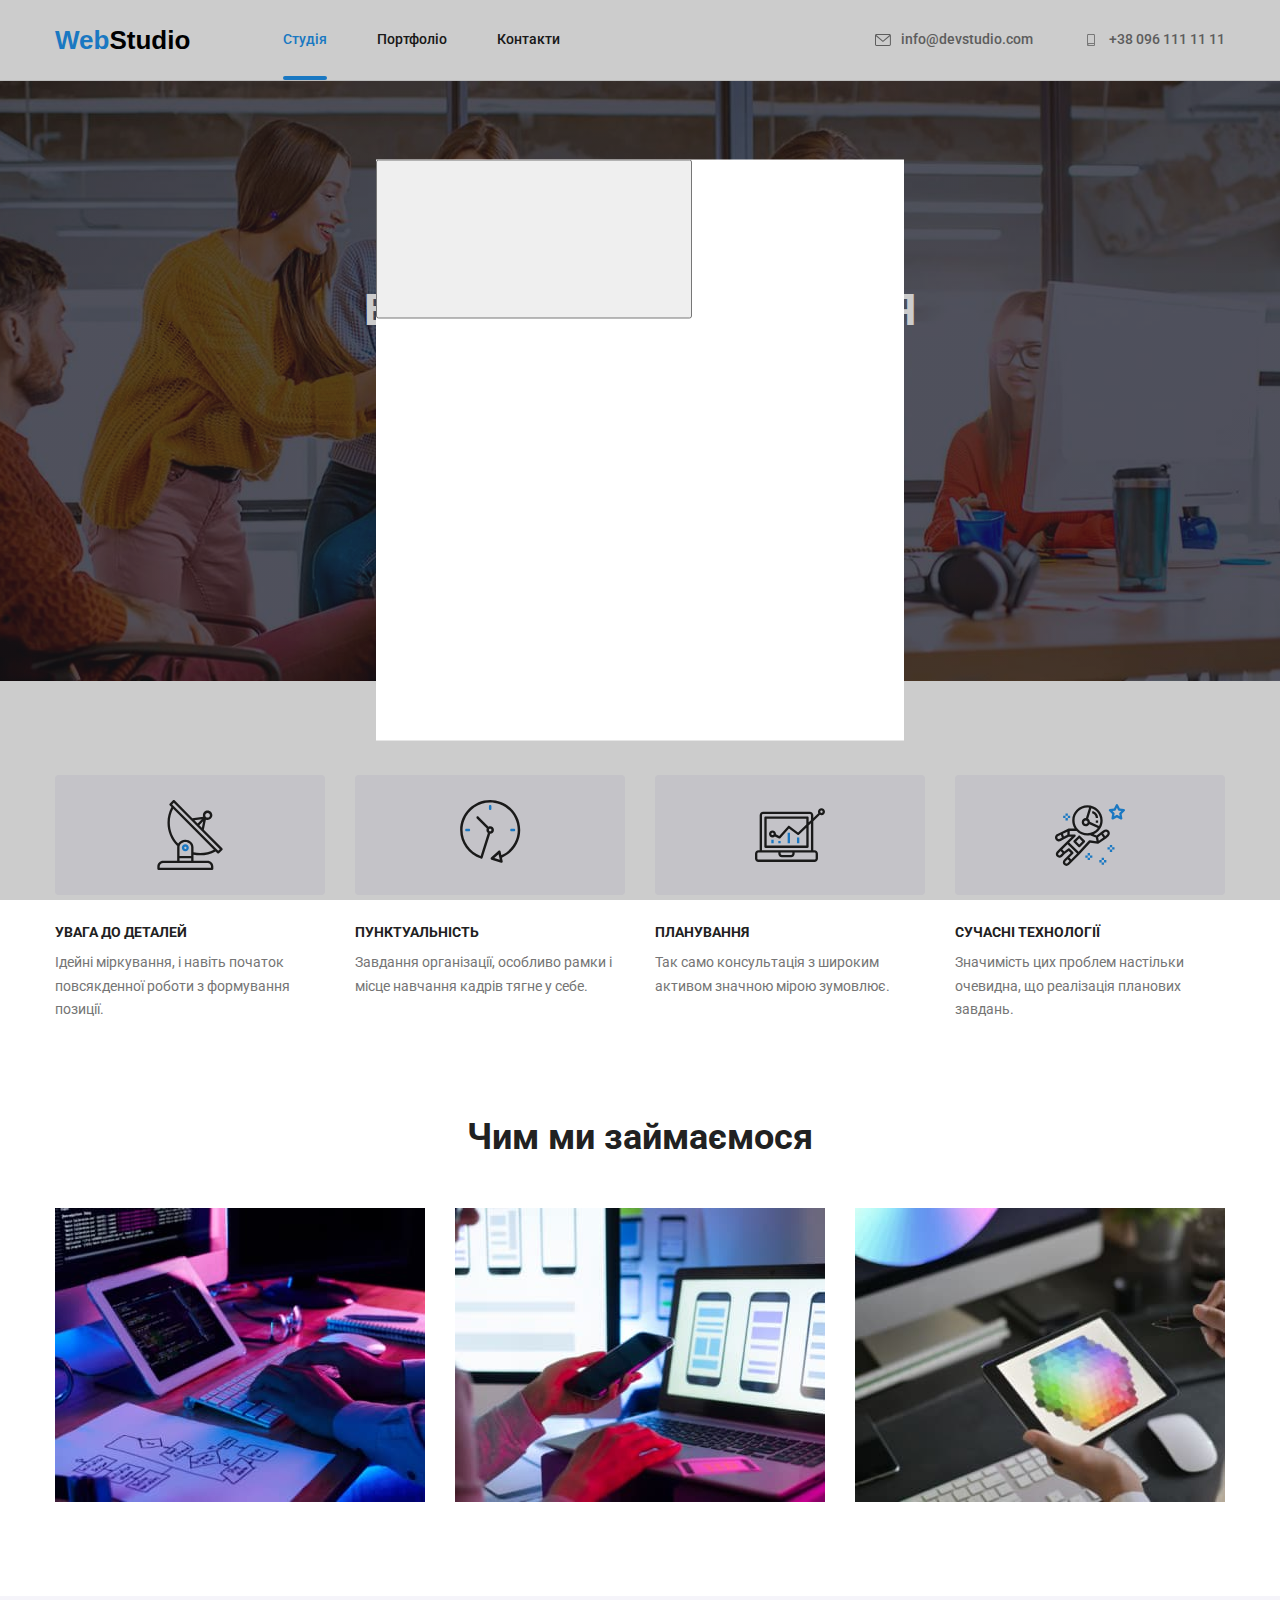
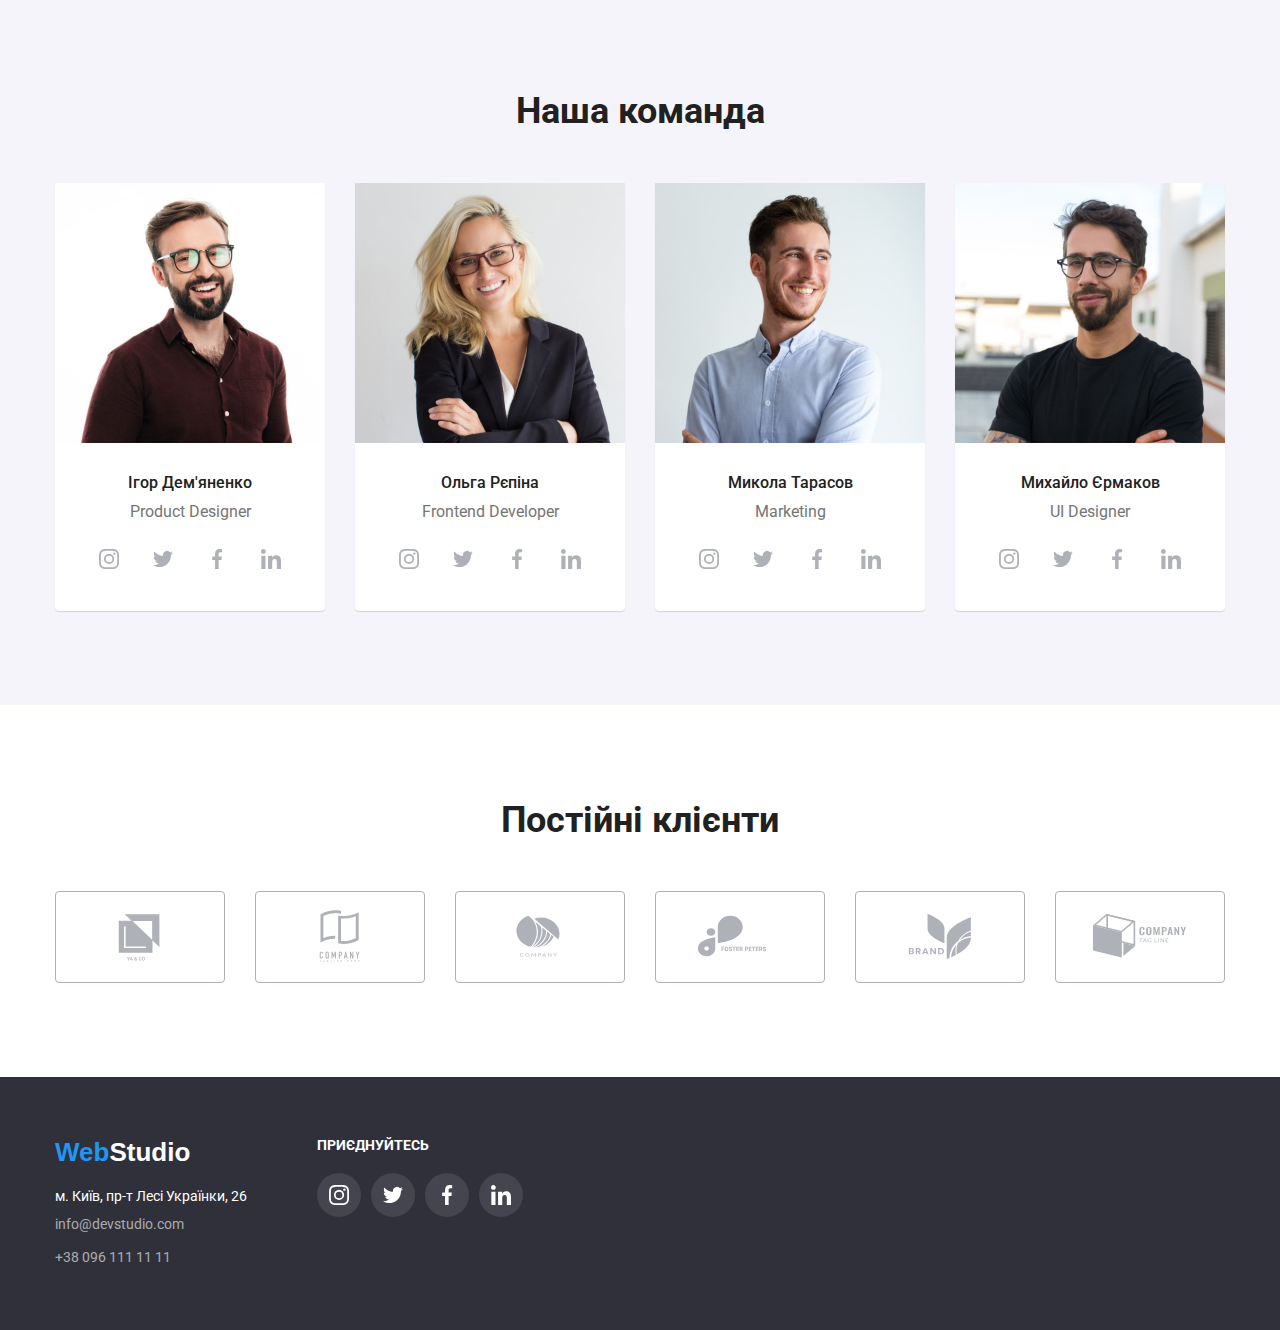
<file: index.html>
<!DOCTYPE html>
<html lang="uk">
  <head>
    <meta charset="UTF-8" />
    <meta http-equiv="X-UA-Compatible" content="IE=edge" />
    <meta name="viewport" content="width=device-width, initial-scale=1.0" />
    <title>WebStudio</title>
    <link
      rel="stylesheet"
      href="https://cdnjs.cloudflare.com/ajax/libs/modern-normalize/1.1.0/modern-normalize.min.css"
    />
    <link rel="stylesheet" href="./css/styles.css" />
    <link rel="preconnect" href="https://fonts.googleapis.com" />
    <link rel="preconnect" href="https://fonts.gstatic.com" crossorigin />
    <link
      href="https://fonts.googleapis.com/css2?family=Roboto:wght@400;500;700;900&display=swap"
      rel="stylesheet"
    />
  </head>
  <body>
    <header>
      <div class="container header">
          <nav class="main-nav">
            <a href="index.html" class="logo">
              <span class="part-web">Web</span
              ><span class="part-studio">Studio</span></a
            >
            <ul class="main-link">
              <li><a href="./index.html" class="link current">Студія</a></li>
              <li>
                <a href="./portfolio.html" class="link">Портфоліо</a>
              </li>
              <li><a href="#" class="link">Контакти</a></li>
            </ul>
          </nav>
          <ul class="communication-menu">
              <li class="communication-flex">
                <div class="communication">
                  <a href="mailto:info@devstudio.com" class="communication-link">
                      <svg class="communication-icon" width="16px" height="12px">
                      <use href="./images/symbol-defs.svg#icon-envelope"></use>
                    </svg>
                    info@devstudio.com</a>
                </div>
              </li>
              <li class="communication-flex">
                <div class="communication">
                  <a href="#" class="communication-link">
                      <svg class="communication-icon" width="16px" height="12px">
                        <use href="./images/symbol-defs.svg#icon-smartphone"></use>
                      </svg>+38 096 111 11 11</a>
                </div>
              </li>
          </ul>
      </div>
    </header>
    <main>
      <!--Hero-->
      <section class="hero">
        <div class="container">
          <h1 class="hero-title">Ефективні рішення для вашого бізнесу</h1>
          <button type="button" class="hero-button" data-modal-open>Замовити послугу</button>
        </div>
      </section>
      <!--section Особливості-->
      <section class="benefits">

        <div class="container">
            <h2>Наші переваги</h2>
            <ul class="benefits-list">
              <li class="benefits-list-item">
                <div class="benefits-group">
                  <svg class="benefits-icon">
                    <use href="./images/symbol-defs.svg#icon-antenna-1" width="70" height="70"></use>
                  </svg>
                </div>
                <h3>Увага до деталей</h3>
                <p>
                  Ідейні міркування, і навіть початок повсякденної роботи з
                  формування позиції.
                </p>
              </li>
              <li class="benefits-list-item">
                <div class="benefits-group">
                  <svg class="benefits-icon">
                    <use href="./images/symbol-defs.svg#icon-clock"></use>
                  </svg>
                </div>
                <h3>Пунктуальність</h3>
                <p>
                  Завдання організації, особливо рамки і місце навчання кадрів
                  тягне у себе.
                </p>
              </li>
              <li class="benefits-list-item">
                <div class="benefits-group">
                  <svg class="benefits-icon">
                    <use href="./images/symbol-defs.svg#icon-diagram"></use>
                  </svg>
                </div>
                <h3>Планування</h3>
                <p>
                  Так само консультація з широким активом значною мірою
                  зумовлює.
                </p>
              </li>
              <li class="benefits-list-item">
                <div class="benefits-group">
                  <svg class="benefits-icon">
                    <use href="./images/symbol-defs.svg#icon-astronaut"></use>
                  </svg>
                </div>
                <h3>Сучасні технології</h3>
                <p>
                  Значимість цих проблем настільки очевидна, що реалізація
                  планових завдань.
                </p>
              </li>
            </ul>
        </div>
      </section>
      <!--Чим ми займаємося-->
      <section class="examples-work">
        <div class="container">
          <h2 class="examples-work-title">Чим ми займаємося</h2>
          <ul class="examples-work-container">
            <li>
              <img
                src="./images/img1.jpg"
                alt="людина пише код на комп’ютері"
                width="370"
              />
            </li>
            <li>
              <img
                src="./images/img2.jpg"
                alt="жінка синхронізує телефон з комп’ютером"
                width="370"
              />
            </li>
            <li>
              <img
                src="./images/img3.jpg"
                alt="людина працює з планшетом"
                width="370"
              />
            </li>
          </ul>
        </div>
      </section>
      <!--наша команда-->
      <section class="our-team">
        <div class="container">
          <h2 class="our-team-title">Наша команда</h2>
          <ul class="our-team-container">
            <li class="team-card">
              <img
                src="./images/igordemchnko.jpg"
                alt="чоловік в окулярах посміхається"
                width="270"
              />
              <h3>Ігор Дем'яненко</h3>
              <p>Product Designer</p>
              <ul class="social-net">
                <li class="net-item"><a href="" class="net-link">
                  <svg class="net-icon" width="20" height="20">
                    <use href="./images/symbol-defs.svg#icon-instagram"></use>
                  </svg>
                </a></li>
                <li class="net-item"><a href="" class="net-link">
                  <svg class="net-icon" width="20" height="20">
                    <use href="./images/symbol-defs.svg#icon-twitter"></use>
                  </svg>
                </a></li>
                <li class="net-item"><a href="" class="net-link">
                  <svg class="net-icon" width="20" height="20">
                    <use href="./images/symbol-defs.svg#icon-facebook"></use>
                  </svg>
                </a></li>
                <li class="net-item"><a href="" class="net-link">
                  <svg class="net-icon" width="20" height="20">
                    <use href="./images/symbol-defs.svg#icon-linkedin"></use>
                  </svg>
                </a></li>
              </ul>
            </li>
            <li class="team-card">
              <img
                src="./images/olgarepina.jpg"
                alt="жінка в окулярах посміхається"
                width="270"
              />
              <h3>Ольга Рєпіна</h3>
              <p>Frontend Developer</p>
              <ul class="social-net">
                <li class="net-item"><a href="" class="net-link">
                  <svg class="net-icon" width="20" height="20">
                    <use href="./images/symbol-defs.svg#icon-instagram"></use>
                  </svg>
                </a></li>
                <li class="net-item"><a href="" class="net-link">
                  <svg class="net-icon" width="20" height="20">
                    <use href="./images/symbol-defs.svg#icon-twitter"></use>
                  </svg>
                </a></li>
                <li class="net-item"><a href="" class="net-link">
                  <svg class="net-icon" width="20" height="20">
                    <use href="./images/symbol-defs.svg#icon-facebook"></use>
                  </svg>
                </a></li>
                <li class="net-item"><a href="" class="net-link">
                  <svg class="net-icon" width="20" height="20">
                    <use href="./images/symbol-defs.svg#icon-linkedin"></use>
                  </svg>
                </a></li>
              </ul>
            </li>
            <li class="team-card">
              <img
                src="./images/mukolatarasov.jpg"
                alt="Молодий усміхнений хлопець"
                width="270"
              />
              <h3>Микола Тарасов</h3>
              <p>Marketing</p>
              <ul class="social-net">
                <li class="net-item"><a href="" class="net-link">
                  <svg class="net-icon" width="20" height="20">
                    <use href="./images/symbol-defs.svg#icon-instagram"></use>
                  </svg>
                </a></li>
                <li class="net-item"><a href="" class="net-link">
                  <svg class="net-icon" width="20" height="20">
                    <use href="./images/symbol-defs.svg#icon-twitter"></use>
                  </svg>
                </a></li>
                <li class="net-item"><a href="" class="net-link">
                  <svg class="net-icon" width="20" height="20">
                    <use href="./images/symbol-defs.svg#icon-facebook"></use>
                  </svg>
                </a></li>
                <li class="net-item"><a href="" class="net-link">
                  <svg class="net-icon" width="20" height="20">
                    <use href="./images/symbol-defs.svg#icon-linkedin"></use>
                  </svg>
                </a></li>
              </ul>
            </li>
            <li class="team-card">
              <img
                src="./images/mihayloermakov.jpg"
                alt="млодий усміхнений хлопець в окулярах"
                width="270"
              />
              <h3>Михайло Єрмаков</h3>
              <p>UI Designer</p>              
              <ul class="social-net">
                <li class="net-item"><a href="" class="net-link">
                  <svg class="net-icon" width="20" height="20">
                    <use href="./images/symbol-defs.svg#icon-instagram"></use>
                  </svg>
                </a></li>
                <li class="net-item"><a href="" class="net-link">
                  <svg class="net-icon" width="20" height="20">
                    <use href="./images/symbol-defs.svg#icon-twitter"></use>
                  </svg>
                </a></li>
                <li class="net-item"><a href="" class="net-link">
                  <svg class="net-icon" width="20" height="20">
                    <use href="./images/symbol-defs.svg#icon-facebook"></use>
                  </svg>
                </a></li>
                <li class="net-item"><a href="" class="net-link">
                  <svg class="net-icon" width="20" height="20">
                    <use href="./images/symbol-defs.svg#icon-linkedin"></use>
                  </svg>
                </a></li>
              </ul>
            </li>
          </ul>
        </div>
      </section>
      <section>
        <div class="container">  
         <h2 class="clients-title">Постійні клієнти</h2>
         <ul class="clients-list">
          <li class="clients-item"><a href="" class="clients-link">
            <svg class="clients-icon" width="106" height="60">
             <use href="./images/symbol-defs.svg#icon-Logo1"></use>
            </svg></a>
          </li>
          <li class="clients-item"><a href="" class="clients-link">
           <svg class="clients-icon" width="106" height="60">
           <use href="./images/symbol-defs.svg#icon-Logo2"></use>
           </svg></a>
          </li>
          <li class="clients-item"><a href="" class="clients-link">
           <svg class="clients-icon" width="106" height="60">
            <use href="./images/symbol-defs.svg#icon-Logo3"></use>
           </svg></a>
          </li>
          <li class="clients-item"><a href="" class="clients-link">
           <svg class="clients-icon" width="106" height="60">
            <use href="./images/symbol-defs.svg#icon-Logo4"></use>
           </svg></a>
          </li>
          <li class="clients-item"><a href="" class="clients-link">
           <svg class="clients-icon" width="106" height="60">
            <use href="./images/symbol-defs.svg#icon-Logo5"></use>
           </svg></a>
          </li>
          <li class="clients-item"><a href="" class="clients-link">
           <svg class="clients-icon" width="106" height="60">
            <use href="./images/symbol-defs.svg#icon-Logo6"></use>
           </svg></a>
          </li>
         </ul>
        </div>
      </section>
    </main>
    <footer class="footer-conainer">
      <div class="container">
        <ul class="footer-item">
          <li>
           <div class="footer-logo">
             <a href="index.html" class="logo">
             <span class="part-web">Web</span
             ><span class="part-studio-footer">Studio</span></a>
           </div>
           <address>
             <ul class="footer-list">
               <li class="footer-elements"><a href="https://goo.gl/maps/vEa3t6t454SskipW9" class="footer-adress">м. Київ, пр-т Лесі Українки, 26</a></li>
               <li class="footer-elements"><a href="#" class="link-footer">info@devstudio.com</a></li>
               <li class="footer-elements"><a href="#" class="link-footer">+38 096 111 11 11</a></li>
             </ul>
           </address>
          </li>
          <li>
           <p class="subscription-title">Приєднуйтесь</p>
           <ul class="subscription-list">
              <li class="subscription-item"><a href="" class="subscription-link">
                <svg class="subscription-icon" width="20" height="20">
                 <use href="./images/symbol-defs.svg#icon-instagram"></use>
                </svg>
                </a></li>
              <li class="subscription-item"><a href="" class="subscription-link">
                 <svg class="subscription-icon" width="20" height="20">
                    <use href="./images/symbol-defs.svg#icon-twitter"></use>
                  </svg>
                </a></li>
              <li class="subscription-item"><a href="" class="subscription-link">
                  <svg class="subscription-icon" width="20" height="20">
                    <use href="./images/symbol-defs.svg#icon-facebook"></use>
                  </svg>
                </a></li>
              <li class="subscription-item"><a href="" class="subscription-link">
                  <svg class="subscription-icon" width="20" height="20">
                    <use href="./images/symbol-defs.svg#icon-linkedin"></use>
                  </svg>
               </a></li>
            </ul>
          </li>
        </ul>
      </div>
    </footer>
    <div class="backdrop">
      <div class="modal">
        <button type="button"data-modal-close>
          <svg class="use"></svg>
        </button>
      </div>
    </div>
    <script src="./js/modals.js"></script>
  </body>
</html>
</file>
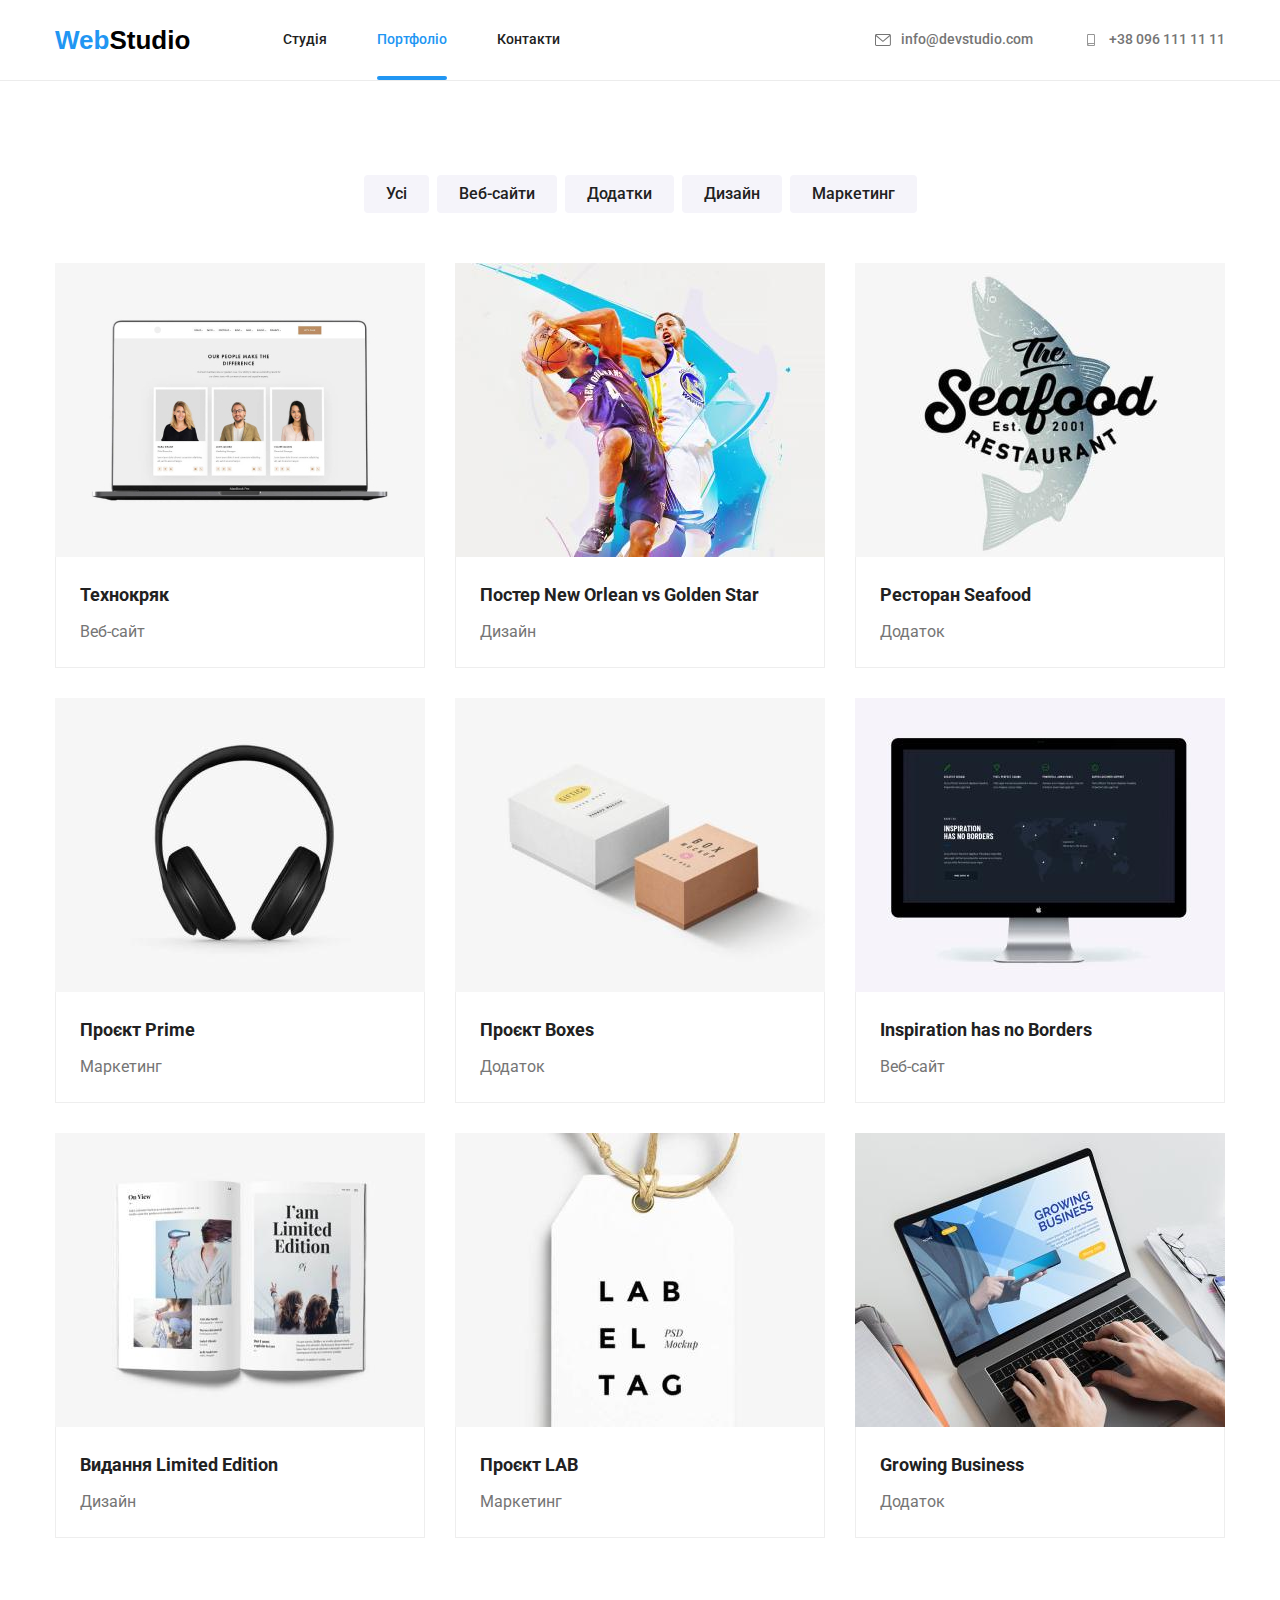
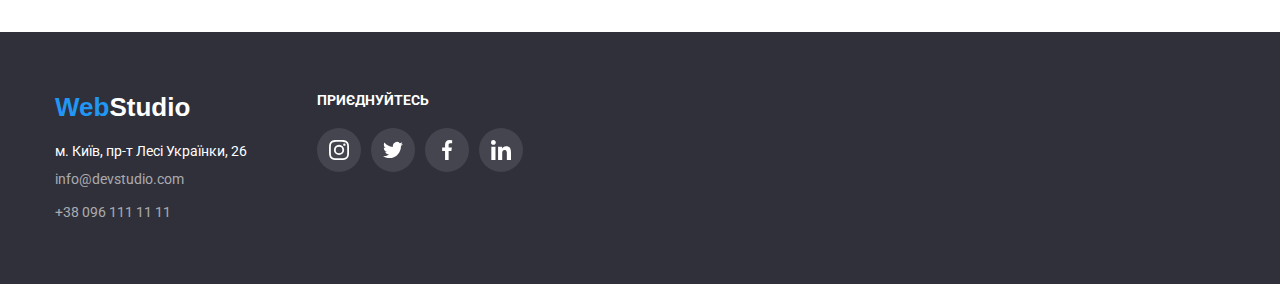
<file: portfolio.html>
<!DOCTYPE html>
<html lang="uk">
  <head>
    <meta charset="UTF-8" />
    <meta http-equiv="X-UA-Compatible" content="IE=edge" />
    <meta name="viewport" content="width=device-width, initial-scale=1.0" />
    <title>WebStudio_Portfolio</title>
    <link
      rel="stylesheet"
      href="https://cdnjs.cloudflare.com/ajax/libs/modern-normalize/1.1.0/modern-normalize.min.css"
    />
    <link rel="stylesheet" href="./css/styles.css" />
    <link rel="preconnect" href="https://fonts.googleapis.com" />
    <link rel="preconnect" href="https://fonts.gstatic.com" crossorigin />
    <link
      href="https://fonts.googleapis.com/css2?family=Roboto:wght@400;500;700;900&display=swap"
      rel="stylesheet"
    />
  </head>
  <body>
    <header>
      <div class="container header">
          <nav class="main-nav">
            <a href="index.html" class="logo">
              <span class="part-web">Web</span
              ><span class="part-studio">Studio</span></a
            >
            <ul class="main-link">
              <li><a href="./index.html" class="link">Студія</a></li>
              <li>
                <a href="./portfolio.html" class="link current">Портфоліо</a>
              </li>
              <li><a href="#" class="link">Контакти</a></li>
            </ul>
          </nav>
          <ul class="communication-menu">
              <li class="communication-flex">
                <div class="communication">
                  <a href="mailto:info@devstudio.com" class="communication-link">
                      <svg class="communication-icon" width="16px" height="12px">
                      <use href="./images/symbol-defs.svg#icon-envelope"></use>
                    </svg>
                    info@devstudio.com</a>
                </div>
              </li>
              <li class="communication-flex">
                <div class="communication">
                  <a href="#" class="communication-link">
                      <svg class="communication-icon" width="16px" height="12px">
                        <use href="./images/symbol-defs.svg#icon-smartphone"></use>
                      </svg>+38 096 111 11 11</a>
                </div>
              </li>
          </ul>
      </div>
    </header>
    <main>
      <section>
        <div class="container">
          <!--заголовок буде приховано в файліcss-->
          <h1 class="filter-portfolio">фільтер портфоліо</h1>
          <ul class="filter-list">
            <li><button type="button" class="filters">Усі</button></li>
            <li><button type="button" class="filters">Веб-сайти</button></li>
            <li><button type="button" class="filters">Додатки</button></li>
            <li><button type="button" class="filters">Дизайн</button></li>
            <li><button type="button" class="filters">Маркетинг</button></li>
          </ul>
          <ul class="models">
            <li>
              <a class="models-link" href="">
               <img
                src="./images/imgPortfolio1.jpg"
                alt="відкритий сайт на ноутбуці"
                width="370"
               />
               <div class="models-text">
                 <h2>Технокряк</h2>
                 <p>Веб-сайт</p>
                </div>
               </a>
            </li>
            <li>
              <a class="models-link" href="">
                <img
                src="./images/imgPortfolio2.jpg"
                alt="два хлопці грають в баскетбол"
                width="370"
              />
              <div class="models-text">
                 <h2>Постер New Orlean vs Golden Star</h2>
                 <p>Дизайн</p>
                </div>
              </a>
            </li>
            <li>
              <a class="models-link" href="">
                <img
                  src="./images/imgPortfolio3.jpg"
                  alt="логотип ресторану"
                  width="370"
                />
                <div class="models-text">
                 <h2>Ресторан Seafood</h2>
                 <p>Додаток</p>
                </div>
              </a>
            </li>
            <li>
              <a class="models-link" href="">
                <img
                src="./images/imgPortfolio4.jpg"
                alt="навушники"
                width="370"
               />
               <div class="models-text">
                <h2>Проєкт Prime</h2>
                <p>Маркетинг</p>
               </div>
              </a>
            </li>
            <li>
              <a class="models-link" href="">
                <img
                  src="./images/imgPortfolio5.jpg"
                  alt="дві картонні коробки"
                  width="370"
                />
                <div class="models-text">
                  <h2>Проєкт Boxes</h2>
                  <p>Додаток</p>
                </div>
              </a>
            </li>
            <li>
              <a class="models-link" href="">
                <img
                  src="./images/imgPortfolio6.jpg"
                  alt="відкритий сайт на комп’ютері"
                  width="370"
                />
                <div class="models-text">
                <h2>Inspiration has no Borders</h2>
                <p>Веб-сайт</p>
                </div>
              </a>
            </li>
            <li>
              <a class="models-link" href="">
                <img
                  src="./images/imgPortfolio7.jpg"
                  alt="відкрита книга"
                  width="370"
                />
                <div class="models-text">
                  <h2>Видання Limited Edition</h2>
                  <p>Дизайн</p>
                </div>
              </a>
            </li>
            <li>
              <a class="models-link" href="">
                <img
                  src="./images/imgPortfolio8.jpg"
                  alt="логотип компанії lab"
                  width="370"
                />
                <div class="models-text">
                  <h2>Проєкт LAB</h2>
                  <p>Маркетинг</p>
                </div>
              </a>
            </li>
            <li>
              <a class="models-link" href="">
                <img
                  src="./images/imgPortfolio9.jpg"
                  alt="людина працює за ноутбуком"
                  width="370"
                />
                <div class="models-text">
                  <h2>Growing Business</h2>
                  <p>Додаток</p>
                </div>
              </a>
            </li>
          </ul>
         </div>
      </section>
    </main>
    <footer class="footer-conainer">
      <div class="container">
        <ul class="footer-item">
          <li>
           <div class="footer-logo">
             <a href="index.html" class="logo">
             <span class="part-web">Web</span
             ><span class="part-studio-footer">Studio</span></a>
           </div>
           <address>
             <ul class="footer-list">
               <li class="footer-elements"><a href="https://goo.gl/maps/vEa3t6t454SskipW9" class="footer-adress">м. Київ, пр-т Лесі Українки, 26</a></li>
               <li class="footer-elements"><a href="#" class="link-footer">info@devstudio.com</a></li>
               <li class="footer-elements"><a href="#" class="link-footer">+38 096 111 11 11</a></li>
             </ul>
           </address>
          </li>
          <li>
           <p class="subscription-title">Приєднуйтесь</p>
           <ul class="subscription-list">
              <li class="subscription-item"><a href="" class="subscription-link">
                <svg class="subscription-icon" width="20" height="20">
                 <use href="./images/symbol-defs.svg#icon-instagram"></use>
                </svg>
                </a></li>
              <li class="subscription-item"><a href="" class="subscription-link">
                 <svg class="subscription-icon" width="20" height="20">
                    <use href="./images/symbol-defs.svg#icon-twitter"></use>
                  </svg>
                </a></li>
              <li class="subscription-item"><a href="" class="subscription-link">
                  <svg class="subscription-icon" width="20" height="20">
                    <use href="./images/symbol-defs.svg#icon-facebook"></use>
                  </svg>
                </a></li>
              <li class="subscription-item"><a href="" class="subscription-link">
                  <svg class="subscription-icon" width="20" height="20">
                    <use href="./images/symbol-defs.svg#icon-linkedin"></use>
                  </svg>
               </a></li>
            </ul>
          </li>
        </ul>
      </div>
    </footer>
  </body>
</html>
</file>
<file: css/styles.css>
:root {
    --color-primary: #757575;
    --color-title: #212121;
    --color-accent: #2196F3;
    --color-white: #fff;
    --timing-function: cubic-bezier(0.4, 0, 0.2, 1);
}
body {
    font-size: 14px;
    font-family: 'roboto', sans-serif;
    font-weight: 400;
    color: var(--color-primary);
    background-color: var(--color-white);;
    text-decoration: none;
}
.container {
    width: 100%;
    max-width: 1200px;
    margin: 0 auto;
    padding: 0 15px;
}
section {
    padding: 94px 0;
    /* background-color: #F5F5F5; */
}
h1, h2, h3, p, ul  {
    padding: 0;
    margin: 0;
}
img {
    display: block;
    max-width: 100%;
    height: auto;
}
ul {
    list-style: none;
}
h2, h3 {
    color: var(--color-title);
}
   /*main nav*/
header {
    border-bottom: 1px solid #ececec;   
}
.header {
    display: flex;
    align-items: center;
}
.main-nav {
    display: flex;
    align-items: center;
    flex-grow: 1;
    gap: 93px; 
}
.main-link {
    display: flex;
    gap: 50px;
}
.main-link + .communication-menu {
    margin-left: auto;
}
.communication-menu {
    display: flex;
    gap: 50px;
}
.communication-flex img{
    margin-right: 10px;
}
.logo {
    font-family: 'releway', sans-serif;
    text-decoration: none;
    font-size: 26px;
    font-weight: 700;
    line-height: 1.19;
}
.part-web {color: var(--color-accent);}
.part-studio {color: #000000;
}
.link {
    padding: 32px 0;
    display: block;
    color: var(--color-title);
    text-decoration: none;
    font-size:  14px;
    font-weight: 500;
    line-height: 1.14;
    position: relative;
}
.link::after{
    content: '';
    position: absolute;
    left: 0;
    bottom: 0;
    display: block;
    background-color: var(--color-accent);
    width: 100%;
    height: 4px;
    border-radius: 2px;
    opacity: 0;
    transition: opacity 250ms var(--timing-function);
}
.link.current::after{
    opacity: 1;
}
.main-link .link.current {
    color: var(--color-accent);
}
.link:hover,
.link:focus{
    color: var(--color-accent);
    transition: opacity 250ms var(--timing-function);
}
.communication-link {
    padding: 32px 0;
    display: block;
    color: #757575;
    text-decoration: none;
    font-weight: 500;
    line-height: 1.14;
    display: flex;
    align-items: center;
}
.communication-icon {
    margin-right: 10px;
    fill: currentColor;
}
.communication-link:hover,
.communication-link:focus{
    color: var(--color-accent);
}
/* .communication-link:hover .communication-icon {
    fill: var(--color-accent);
} */
.hero{
    background-image: linear-gradient(rgba(47, 48, 58, 0.4),rgba(47, 48, 58, 0.4)), url(../images/Img\ \(4\).jpg);
    background-color: #2F303A;
    max-width: 1600px;
    margin: auto auto;
    padding: 200px 0;
    background-position: center;
    background-size: cover;
    background-repeat: no-repeat;
}
.hero-title{
    font-size: 44px;
    text-transform: uppercase;
    color: var(--color-white);
    line-height: 1.36;
    max-width: 696px;
    text-align: center;
    margin: 0 auto;
    margin-bottom: 30px;
}
.hero-button {
    /* padding: 10px 32px; */
    width: 216px;
    height: 50px;
    color: var(--color-white);
    background-color: var(--color-accent);
    box-shadow: 0px 1px 4px;
    /* font-family: 'roboto', sans-serif; */
    font-weight: 700;
    font-size: 16px;
    line-height: 1.87;
    border-radius: 4px;
    display: block;
    cursor: pointer;
    text-align: center;
    margin: 0 auto;
    font-family: inherit;
}
.hero-button:hover,
.hero-button:focus {
   background-color: #367ab3;
}
.benefits {
    padding-bottom: 94px;
}
.benefits-list {
    display: flex;
    align-items: flex-start;
    gap: 30px;
}
.benefits-list-item {
    gap: 30px;
}
.benefits-group {
    background-color: #F5F4FA;
    width: 270px;
    height: 120px;
    border-radius: 4px;
    display: flex;
    justify-content: center;
    align-items: center;
    margin-bottom: 30px;
}
.benefits-icon {
    width: 70px;
    height: 70px;
}
.benefits p {
    line-height: 1.71;
}
.benefits  h2{
    display: none;
}
.benefits  h3 {
    font-size: 14px;
    color: var(--color-title);
    font-weight: 700;
    text-transform: uppercase;
    line-height: 1.14;
    margin-bottom: 10px;
}
.examples-work {
    padding-top: 0px;
}
.examples-work-title {
    text-align: center;
    margin-bottom: 50px;
    line-height: 1.17;
    font-size: 36px;
    font-weight: 700;
}
.examples-work-container {
    display: flex;
    align-items: center;
    gap: 30px;
}
.our-team {
    background-color: #F5F4FA;
}
.our-team-container {
    display: flex;
    gap: 30px;
    text-align: center;
}
.team-card {
    background-color: #fff;
    box-shadow: 0px 1px 1px rgba(0, 0, 0, 0.14);
    border-radius: 0px 0px 4px 4px;
    width: 270px;
}
.our-team-title {
    /* font-family: 'roboto' , sans-serif; */
    font-size: 36px;
    font-weight: 700;
    line-height: 1.17;
    text-align: center;
    margin-bottom: 50px;    
}
.our-team h3 {
    font-size: 16px;
    font-weight: 500;
    padding-top: 30px;
    margin-bottom: 10px;
    line-height: 1.19;
}
.team-card p {
    /* padding-bottom: 16px; */
    line-height: 1.19;
    font-weight: 400;
    font-size: 16px;
    margin-bottom: 16px;
}
.net-link {
    width: 44px;
    height: 44px;
    display: flex;
    justify-content: center;
    align-items: center;
    border-radius  : 50%;
}
.social-net {
    display: flex;
    gap: 10px;
    justify-content: center;
    padding-bottom: 30px;
}
.net-icon {
    fill: #AFB1B8;
}
.net-link:hover,
.net-link:focus {
    background-color: var(--color-accent);
}
.clients-title {
    font-size: 36px;
    font-weight: 700;
    line-height: 1.17;
    text-align: center;
    margin-bottom: 50px;
}
.clients-list {
    display: flex;
    gap: 30px;
    justify-content: center;
}

.clients-link {
    width: 170px;
    height: 92px;
    border: 1px solid #AFB1B8;
    display: flex;
    border-radius: 4px;
    display: flex;
    justify-content: center;
    align-items: center;
    fill: #AFB1B8;
}
.cliens-icon {
    fill: currentColor;
}
/* .clients {
    max-width: 1170px;
    width: 100%;
    margin: 0 auto;
} */
.clients-link:hover,
.clients-link:focus {
    border-color: var(--color-accent);
}
.clients-link:hover .clients-icon{
    fill: var(--color-accent);
}
.footer-conainer {
    align-items: center;
    padding-top: 60px;
    padding-bottom: 60px;
    background-color: #2F303A; 
    display: flex;
}
.footer-item {
    display: flex;
    gap: 70px;
}
.footer-logo {
    margin-bottom: 20px;
    line-height: 1.19;
}
.footer-elements {
    margin-bottom: 9px;
}
.footer-elements:nth-child(3){
    margin-bottom: 0;
}
.part-studio-footer {
    color: var(--color-white);
}
.link-footer {
    font-family: 'Roboto';
    text-decoration: none;
    font-weight: 400;
    font-size: 14px;
    line-height: 1.71;
    color: rgba(255, 255, 255, 0.6);
}
.link-footer:hover,
.link-footer:focus {
    color: var(--color-accent);
}
.address{
    color: var(--color-white);
    text-decoration: none;
    font-size: 14px;
    font-weight: 400;
}
.footer-adress {
    color: var(--color-white);
    font-style: normal;
    text-decoration: none;
}
.footer-adress:hover{
    color: var(--color-accent);
}
.link-footer {
   color: rgba(255, 255, 255, 0.6);
   font-style: normal;
}
.subscription-title {
    color: var(--color-white);
    display: flex;
    justify-content: left;
    font-weight: 700;
    text-transform: uppercase;
    margin-bottom: 20px;
}
.subscription {
    max-width: 206px;
    height: 80px;
}
.subscription-link {
    width: 44px;
    height: 44px;
    display: flex;
    justify-content: center;
    align-items: center;
    border-radius  : 50%;
    background-color: rgba(255, 255, 255, 0.1);
}
.subscription-list {
    display: flex;
    gap: 10px;
    justify-content: center;
}
.subscription-icon {
    fill: var(--color-white);
}
/* .subscription-icon:hover {
    fill: var(--color-white);
} */
.subscription-link:hover,
.subscription-link:focus {
    background-color: var(--color-accent);
}
.subscription-link:hover .subscription-icon{
    fill: #fff;
}

/*css portfolio*/

.filter-portfolio {
    display: none;
} 
.filter-list {
    display: flex;
    justify-content: center;
    gap: 8px;
    margin-bottom: 50px;
}
.filters {
    /* font-family: 'roboto' , sans-serif; */
    font-size: 16px;
    font-weight: 500;
    color: var(--color-title);
    background-color : #F5F4FA;
    cursor: pointer;
    border-radius: 4px;
    border: none;
    padding: 6px 22px;
    line-height: 1.62;
}
.filters:hover {
    color: var(--color-white);
    background-color:var(--color-accent);
    box-shadow: 0px 3px 1px rgba(0, 0, 0, 0.1), 0px 1px 2px rgba(0, 0, 0, 0.08), 0px 2px 2px rgba(0, 0, 0, 0.12);    
}
 .models h2 {
    /* font-family: 'Roboto', sans-serif; */
    font-weight:  700;
    font-size: 18px;
    line-height: 2;
    margin-bottom: 4px;
}
.models p {
    /* font-family: 'Roboto', sans-serif; */
    font-weight: 400;
    font-size: 16px;
    line-height: 1.87;
    color: var(--color-primary);
}
.models {
    display: flex;
    justify-content: center;
    align-items: center;
    flex-wrap: wrap;
    gap: 30px;
}
.models-text {
    padding: 20px 24px;
    border-right: 1px solid #EEEEEE;
    border-bottom: 1px solid #EEEEEE;
    border-left: 1px solid #EEEEEE;
}
.models-link {
    display: block;
    text-decoration: none;
}
.models-link:hover,
.models-link:focus {
    box-shadow: 0px 1px 1px rgba(0, 0, 0, 0.12), 0px 4px 4px rgba(0, 0, 0, 0.06), 1px 4px 6px rgba(0, 0, 0, 0.16);
}
/* Modal */
.backdrop {
    position: fixed;
    z-index: 1;
    top: 0;
    left: 0;
    width: 100%;
    height: 100%;
    background-color: rgba(0, 0, 0, 0.2);
}
.modal  {
    position: absolute;
    top: 50%;
    left: 50%;
    transform: translate(-50%, -50%);
    width: 528px;
    height: 581px;
    background-color: var(--color-white);

}
</file>
